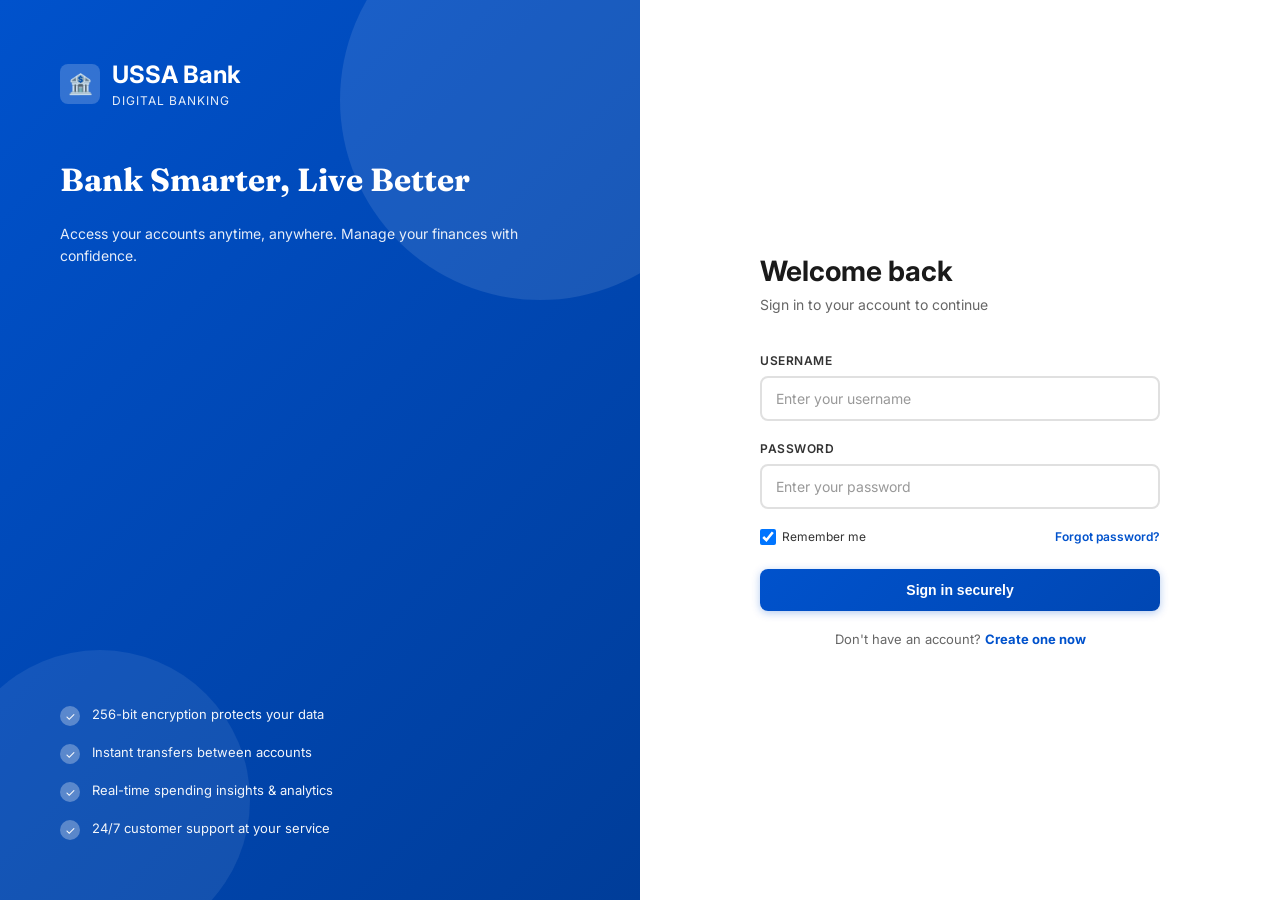
<file: index.html>
<!DOCTYPE html>
<html lang="en">
<head>
<meta charset="UTF-8">
<meta name="viewport" content="width=device-width, initial-scale=1.0">
<title>USSA Bank — Secure Login</title>
<link rel="preconnect" href="https://fonts.googleapis.com">
<link href="https://fonts.googleapis.com/css2?family=Fraunces:wght@500;600;700&family=Inter:wght@400;500;600;700&family=IBM+Plex+Mono:wght@500;600&display=swap" rel="stylesheet">
<style>
* { margin: 0; padding: 0; box-sizing: border-box; }

body {
  font-family: 'Inter', -apple-system, BlinkMacSystemFont, 'Segoe UI', sans-serif;
  background: #f5f7fa;
  color: #1a1a1a;
}

.login-container {
  min-height: 100vh;
  display: grid;
  grid-template-columns: 1fr 1fr;
  gap: 0;
}

.login-left {
  background: linear-gradient(135deg, #0052cc 0%, #0047b3 50%, #003d99 100%);
  color: white;
  padding: 60px;
  display: flex;
  flex-direction: column;
  justify-content: space-between;
  position: relative;
  overflow: hidden;
}

.login-left::before {
  content: '';
  position: absolute;
  width: 400px;
  height: 400px;
  background: rgba(255,255,255,0.1);
  border-radius: 50%;
  top: -100px;
  right: -100px;
}

.login-left::after {
  content: '';
  position: absolute;
  width: 300px;
  height: 300px;
  background: rgba(255,255,255,0.08);
  border-radius: 50%;
  bottom: -50px;
  left: -50px;
}

.logo-section {
  position: relative;
  z-index: 2;
  display: flex;
  align-items: center;
  gap: 12px;
  margin-bottom: 50px;
}

.logo-icon {
  width: 40px;
  height: 40px;
  background: rgba(255,255,255,0.2);
  border-radius: 8px;
  display: flex;
  align-items: center;
  justify-content: center;
  font-weight: 700;
  font-size: 20px;
}

.logo-text h1 {
  font-size: 24px;
  font-weight: 700;
  margin: 0;
}

.logo-text p {
  font-size: 12px;
  opacity: 0.9;
  margin: 4px 0 0 0;
  letter-spacing: 1px;
}

.quote-section {
  position: relative;
  z-index: 2;
  margin-bottom: 40px;
}

.quote-section h2 {
  font-size: 32px;
  font-weight: 700;
  line-height: 1.4;
  margin-bottom: 20px;
  font-family: 'Fraunces', serif;
}

.benefits {
  position: relative;
  z-index: 2;
  display: flex;
  flex-direction: column;
  gap: 16px;
}

.benefit-item {
  display: flex;
  gap: 12px;
  align-items: flex-start;
}

.benefit-icon {
  width: 20px;
  height: 20px;
  background: rgba(255,255,255,0.3);
  border-radius: 50%;
  display: flex;
  align-items: center;
  justify-content: center;
  flex-shrink: 0;
  font-size: 12px;
  margin-top: 2px;
}

.benefit-text {
  font-size: 13px;
  line-height: 1.6;
  opacity: 0.95;
}

.login-right {
  background: white;
  padding: 60px 40px;
  display: flex;
  flex-direction: column;
  justify-content: center;
  align-items: center;
}

.login-form {
  width: 100%;
  max-width: 400px;
}

.form-header {
  margin-bottom: 40px;
}

.form-header h2 {
  font-size: 28px;
  font-weight: 700;
  margin-bottom: 8px;
  color: #1a1a1a;
}

.form-header p {
  font-size: 14px;
  color: #666;
}

.form-group {
  margin-bottom: 20px;
}

.form-group label {
  display: block;
  font-size: 12px;
  font-weight: 600;
  color: #333;
  margin-bottom: 8px;
  text-transform: uppercase;
  letter-spacing: 0.5px;
}

.form-group input {
  width: 100%;
  padding: 12px 14px;
  border: 2px solid #e0e0e0;
  border-radius: 8px;
  font-size: 14px;
  font-family: inherit;
  transition: all 0.3s ease;
}

.form-group input:focus {
  outline: none;
  border-color: #0052cc;
  box-shadow: 0 0 0 4px rgba(0, 82, 204, 0.1);
}

.form-group input::placeholder {
  color: #999;
}

.error-message {
  background: #fee;
  color: #c00;
  padding: 12px;
  border-radius: 6px;
  font-size: 13px;
  margin-bottom: 16px;
  border-left: 3px solid #c00;
  display: none;
}

.error-message.show {
  display: block;
}

.form-options {
  display: flex;
  justify-content: space-between;
  align-items: center;
  font-size: 12px;
  margin-bottom: 24px;
}

.checkbox-label {
  display: flex;
  align-items: center;
  gap: 6px;
  cursor: pointer;
  color: #333;
}

.checkbox-label input {
  width: 16px;
  height: 16px;
  cursor: pointer;
}

.forgot-link {
  color: #0052cc;
  text-decoration: none;
  font-weight: 600;
  transition: color 0.2s;
}

.forgot-link:hover {
  color: #003d99;
}

.login-button {
  width: 100%;
  padding: 13px;
  background: linear-gradient(135deg, #0052cc 0%, #0047b3 100%);
  color: white;
  border: none;
  border-radius: 8px;
  font-size: 14px;
  font-weight: 700;
  cursor: pointer;
  transition: all 0.3s ease;
  box-shadow: 0 2px 8px rgba(0, 82, 204, 0.3);
}

.login-button:hover {
  transform: translateY(-2px);
  box-shadow: 0 4px 16px rgba(0, 82, 204, 0.4);
}

.login-button:active {
  transform: translateY(0);
}

.signup-link {
  text-align: center;
  font-size: 13px;
  color: #666;
  margin-top: 20px;
}

.signup-link a {
  color: #0052cc;
  text-decoration: none;
  font-weight: 700;
}

.signup-link a:hover {
  text-decoration: underline;
}

@media (max-width: 768px) {
  .login-container {
    grid-template-columns: 1fr;
  }
  
  .login-left {
    display: none;
  }
  
  .login-right {
    padding: 40px 20px;
  }
}
</style>
</head>
<body>

<div class="login-container">
  <div class="login-left">
    <div>
      <div class="logo-section">
        <div class="logo-icon">🏦</div>
        <div class="logo-text">
          <h1>USSA Bank</h1>
          <p>DIGITAL BANKING</p>
        </div>
      </div>
      
      <div class="quote-section">
        <h2>Bank Smarter, Live Better</h2>
        <p style="font-size: 14px; opacity: 0.9; line-height: 1.6;">Access your accounts anytime, anywhere. Manage your finances with confidence.</p>
      </div>
    </div>
    
    <div class="benefits">
      <div class="benefit-item">
        <div class="benefit-icon">✓</div>
        <div class="benefit-text">256-bit encryption protects your data</div>
      </div>
      <div class="benefit-item">
        <div class="benefit-icon">✓</div>
        <div class="benefit-text">Instant transfers between accounts</div>
      </div>
      <div class="benefit-item">
        <div class="benefit-icon">✓</div>
        <div class="benefit-text">Real-time spending insights & analytics</div>
      </div>
      <div class="benefit-item">
        <div class="benefit-icon">✓</div>
        <div class="benefit-text">24/7 customer support at your service</div>
      </div>
    </div>
  </div>
  
  <div class="login-right">
    <div class="login-form">
      <div class="form-header">
        <h2>Welcome back</h2>
        <p>Sign in to your account to continue</p>
      </div>
      
      <div id="errorMsg" class="error-message"></div>
      
      <form id="loginForm">
        <div class="form-group">
          <label for="username">Username</label>
          <input type="text" id="username" placeholder="Enter your username" autocomplete="username">
        </div>
        
        <div class="form-group">
          <label for="password">Password</label>
          <input type="password" id="password" placeholder="Enter your password" autocomplete="current-password">
        </div>
        
        <div class="form-options">
          <label class="checkbox-label">
            <input type="checkbox" checked>
            Remember me
          </label>
          <a href="#" class="forgot-link">Forgot password?</a>
        </div>
        
        <button type="submit" class="login-button">Sign in securely</button>
      </form>
      
      <div class="signup-link">
        Don't have an account? <a href="#">Create one now</a>
      </div>
    </div>
  </div>
</div>

<script>
const VALID_USERNAME = "Roseangie12";
const VALID_PASSWORD = "Niggah1234$";

document.getElementById("loginForm").addEventListener("submit", function(e) {
  e.preventDefault();
  
  const username = document.getElementById("username").value;
  const password = document.getElementById("password").value;
  const errorMsg = document.getElementById("errorMsg");
  
  if (username === VALID_USERNAME && password === VALID_PASSWORD) {
    errorMsg.classList.remove("show");
    window.location.href = "dashboard.html";
  } else {
    errorMsg.classList.add("show");
    errorMsg.textContent = "❌ Invalid username or password. Please try again.";
    document.getElementById("password").value = "";
    document.getElementById("username").focus();
  }
});
</script>

</body>
</html>
</file>
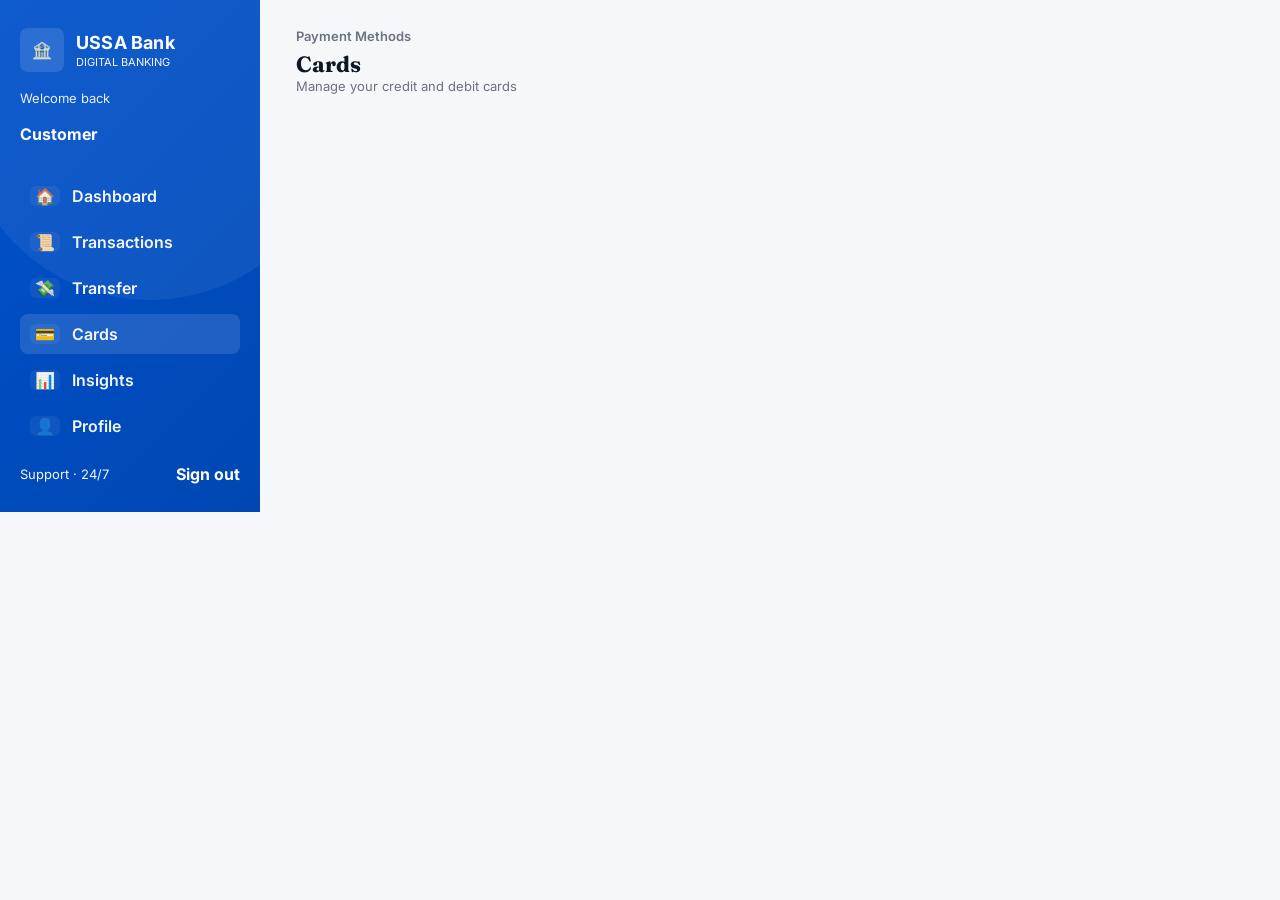
<file: cards.html>
<!DOCTYPE html>
<html lang="en">
<head>
<meta charset="UTF-8">
<meta name="viewport" content="width=device-width, initial-scale=1.0">
<title>Cards — USSA Bank</title>
<link rel="preconnect" href="https://fonts.googleapis.com">
<link href="https://fonts.googleapis.com/css2?family=Fraunces:wght@500;600;700&family=Inter:wght@400;500;600;700&family=IBM+Plex+Mono:wght@500;600&display=swap" rel="stylesheet">
<link rel="stylesheet" href="styles.css">
<style>
.credit-card {
  border-radius: 16px;
  padding: 22px;
  color: #F7F5F0;
  height: 170px;
  display: flex;
  flex-direction: column;
  justify-content: space-between;
  position: relative;
  overflow: hidden;
  box-shadow: 0 8px 32px rgba(18,32,61,0.2);
}
.credit-card::after {
  content: "";
  position: absolute;
  right: -30px; top: -30px;
  width: 140px; height: 140px;
  border-radius: 50%;
  border: 1px solid rgba(247,245,240,0.15);
}
.credit-card .top { display: flex; justify-content: space-between; align-items: flex-start; font-size: 12px; }
.credit-card .num { font-family: var(--font-mono); font-size: 16px; letter-spacing: 2px; }
.credit-card .bottom { display: flex; justify-content: space-between; align-items: flex-end; font-size: 11px; }
.credit-card .bottom .label { opacity: 0.55; font-size: 9.5px; text-transform: uppercase; letter-spacing: 1px; margin-bottom: 3px;}
</style>
</head>
<body>

<div class="app-shell">
  <div id="sidebar-root"></div>

  <main class="main">
    <div class="page-header">
      <div>
        <div class="eyebrow">Payment Methods</div>
        <h1>Cards</h1>
        <div class="sub">Manage your credit and debit cards</div>
      </div>
    </div>

    <div id="cardGrid" class="grid-3"></div>
  </main>
</div>

<script src="data.js"></script>
<script src="nav.js"></script>
<script>
renderSidebar("cards");

document.getElementById("cardGrid").innerHTML = CARDS.map(c => `
  <div class="stack">
    <div class="credit-card" style="background:${c.color};">
      <div class="top">
        <span>${c.nickname}</span>
        <span>${c.network}</span>
      </div>
      <div class="num">•••• •••• •••• ${c.last4}</div>
      <div class="bottom">
        <div>
          <div class="label">Cardholder</div>
          <div>${ACCOUNT.holderName}</div>
        </div>
        <div style="text-align:right;">
          <div class="label">Type</div>
          <div>${c.type}</div>
        </div>
      </div>
    </div>
    <div class="card card-pad">
      <div class="flex-between" style="margin-bottom:${c.limit ? "10px" : "0"};">
        <span class="pill ${c.status === "Active" ? "pill-green" : "pill-slate"}">${c.status}</span>
        <button class="btn btn-ghost btn-sm" onclick="this.closest('.stack').querySelector('.pill').textContent = this.closest('.stack').querySelector('.pill').textContent === 'Active' ? 'Locked' : 'Active'; this.closest('.stack').querySelector('.pill').className = this.closest('.stack').querySelector('.pill').textContent === 'Active' ? 'pill pill-green' : 'pill pill-slate';">
          ${c.status === "Active" ? "Lock Card" : "Unlock"}
        </button>
      </div>
      ${c.limit ? `
        <div class="sub" style="margin-bottom:6px;">${formatCurrency(c.used)} of ${formatCurrency(c.limit)} used</div>
        <div style="height:6px;background:var(--line);border-radius:3px;overflow:hidden;">
          <div style="height:100%;width:${(c.used / c.limit) * 100}%;background:var(--brass);"></div>
        </div>
      ` : ""}
    </div>
  </div>
`).join("");
</script>
</body>
</html>
</file>
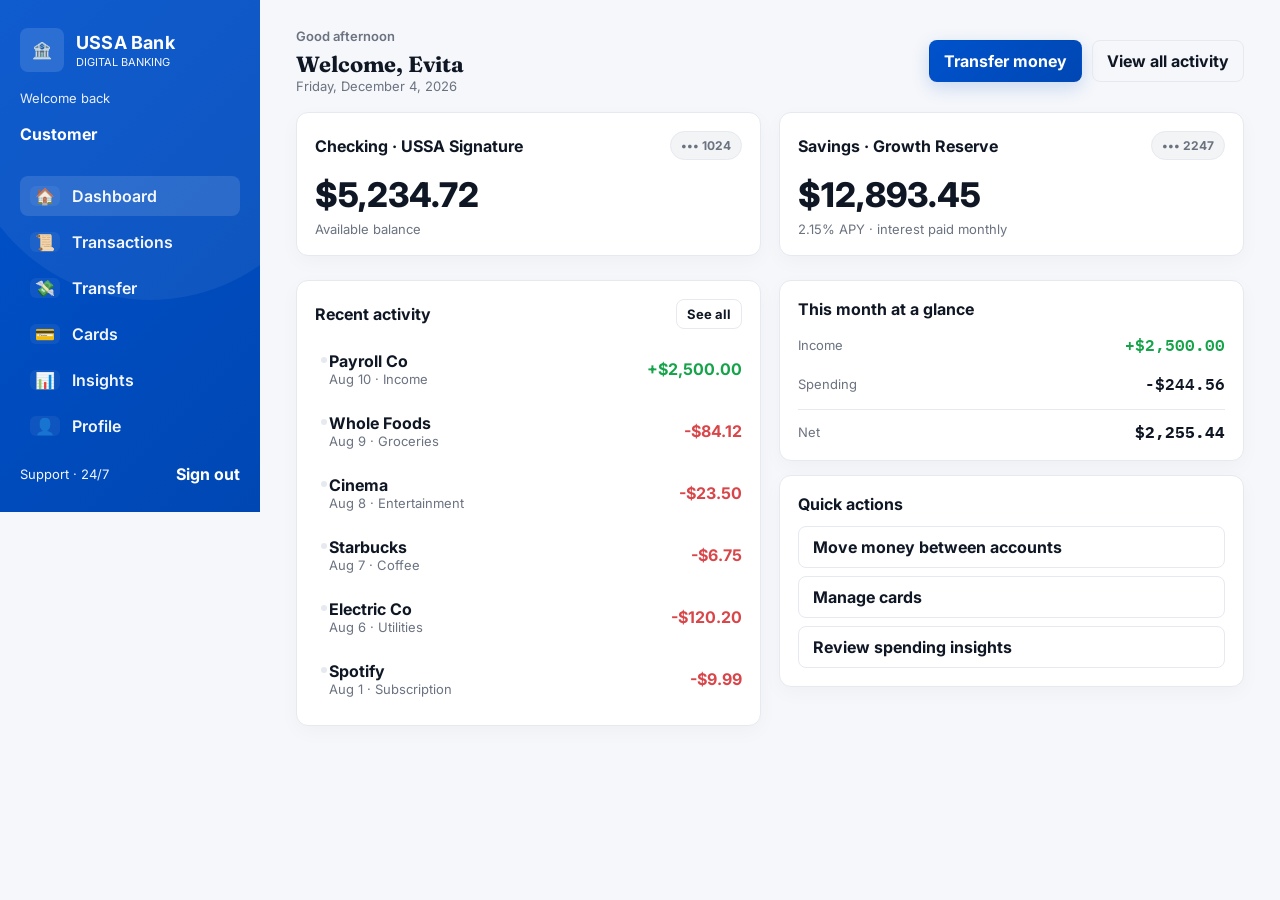
<file: dashboard.html>
<!DOCTYPE html>
<html lang="en">
<head>
<meta charset="UTF-8">
<meta name="viewport" content="width=device-width, initial-scale=1.0">
<title>Dashboard — USSA Bank</title>
<link rel="preconnect" href="https://fonts.googleapis.com">
<link href="https://fonts.googleapis.com/css2?family=Fraunces:wght@500;600;700&family=Inter:wght@400;500;600;700&family=IBM+Plex+Mono:wght@500;600&display=swap" rel="stylesheet">
<link rel="stylesheet" href="styles.css">
</head>
<body>

<div class="app-shell">
  <div id="sidebar-root"></div>

  <main class="main">
    <div class="page-header">
      <div>
        <div class="eyebrow">Good afternoon</div>
        <h1 id="greetName">Dashboard</h1>
        <div class="sub" id="todayDate"></div>
      </div>
      <div style="display:flex;gap:10px;">
        <a href="transfer.html" class="btn btn-brass">Transfer money</a>
        <a href="transactions.html" class="btn btn-ghost">View all activity</a>
      </div>
    </div>

    <div class="grid-2" style="margin-bottom:24px;">
      <div class="card card-pad">
        <div class="flex-between" style="margin-bottom:14px;">
          <div class="section-title" style="margin:0;">Checking · USSA Signature</div>
          <span class="pill pill-slate" id="checkingAcct"></span>
        </div>
        <div class="balance-figure" id="checkingBalance" style="font-size:34px;"></div>
        <div class="sub" style="margin-top:6px;">Available balance</div>
      </div>

      <div class="card card-pad">
        <div class="flex-between" style="margin-bottom:14px;">
          <div class="section-title" style="margin:0;">Savings · Growth Reserve</div>
          <span class="pill pill-slate" id="savingsAcct"></span>
        </div>
        <div class="balance-figure" id="savingsBalance" style="font-size:34px;"></div>
        <div class="sub" style="margin-top:6px;">2.15% APY · interest paid monthly</div>
      </div>
    </div>

    <div class="grid-2" style="align-items:start;">
      <div class="card card-pad">
        <div class="section-title">
          Recent activity
          <a href="transactions.html" class="btn btn-ghost btn-sm">See all</a>
        </div>
        <div class="ledger-rail" id="recentTxns"></div>
      </div>

      <div class="stack">
        <div class="card card-pad">
          <div class="section-title">This month at a glance</div>
          <div id="glanceStats"></div>
        </div>

        <div class="card card-pad">
          <div class="section-title">Quick actions</div>
          <div style="display:flex;flex-direction:column;gap:8px;">
            <a href="transfer.html" class="btn btn-ghost" style="justify-content:flex-start;">Move money between accounts</a>
            <a href="cards.html" class="btn btn-ghost" style="justify-content:flex-start;">Manage cards</a>
            <a href="insights.html" class="btn btn-ghost" style="justify-content:flex-start;">Review spending insights</a>
          </div>
        </div>
      </div>
    </div>
  </main>
</div>

<script src="data.js"></script>
<script src="nav.js"></script>
<script>
renderSidebar("dashboard");

document.getElementById("greetName").textContent = "Welcome, " + ACCOUNT.holderName.split(" ")[0];
document.getElementById("todayDate").textContent = new Date().toLocaleDateString("en-US", { weekday: "long", month: "long", day: "numeric", year: "numeric" });
document.getElementById("checkingAcct").textContent = ACCOUNT.checkingNumber;
document.getElementById("savingsAcct").textContent = ACCOUNT.savingsNumber;
document.getElementById("checkingBalance").textContent = formatCurrency(ACCOUNT.checkingBalance);
document.getElementById("savingsBalance").textContent = formatCurrency(ACCOUNT.savingsBalance);

const recent = TRANSACTIONS.slice(0, 6);
document.getElementById("recentTxns").innerHTML = recent.map(t => `
  <div style="position:relative;padding:10px 0 10px 14px;">
    <span class="ledger-tick" style="top:16px;"></span>
    <div class="flex-between">
      <div>
        <div class="txn-merchant">${t.merchant}</div>
        <div class="txn-meta">${formatDate(t.date)} · ${t.category}</div>
      </div>
      <div class="txn-amount ${t.amount > 0 ? "pos" : "neg"}">${t.amount > 0 ? "+" : ""}${formatCurrency(t.amount)}</div>
    </div>
  </div>
`).join("");

const monthTxns = TRANSACTIONS.filter(t => t.date.startsWith("2026-08"));
const income = monthTxns.filter(t => t.amount > 0).reduce((s,t)=>s+t.amount,0);
const spend = monthTxns.filter(t => t.amount < 0).reduce((s,t)=>s+Math.abs(t.amount),0);
document.getElementById("glanceStats").innerHTML = `
  <div class="flex-between" style="margin-bottom:12px;">
    <span class="sub">Income</span>
    <span class="mono" style="color:var(--green);font-weight:600;">+${formatCurrency(income)}</span>
  </div>
  <div class="flex-between" style="margin-bottom:12px;">
    <span class="sub">Spending</span>
    <span class="mono" style="color:var(--ink);font-weight:600;">-${formatCurrency(spend)}</span>
  </div>
  <div class="divider"></div>
  <div class="flex-between">
    <span class="sub">Net</span>
    <span class="mono" style="font-weight:700;">${formatCurrency(income - spend)}</span>
  </div>
`;
</script>
</body>
</html>
</file>
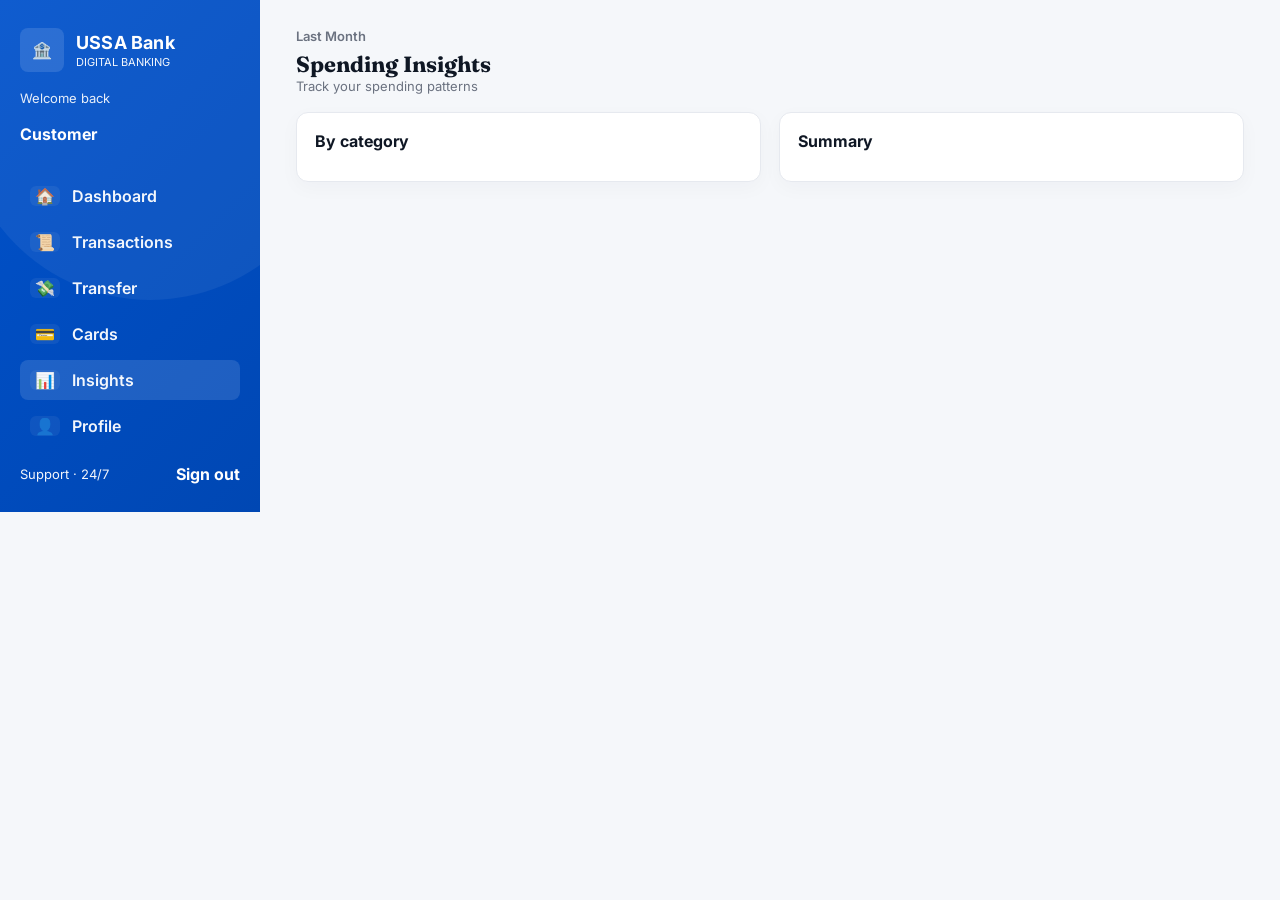
<file: insights.html>
<!DOCTYPE html>
<html lang="en">
<head>
<meta charset="UTF-8">
<meta name="viewport" content="width=device-width, initial-scale=1.0">
<title>Insights — USSA Bank</title>
<link rel="preconnect" href="https://fonts.googleapis.com">
<link href="https://fonts.googleapis.com/css2?family=Fraunces:wght@500;600;700&family=Inter:wght@400;500;600;700&family=IBM+Plex+Mono:wght@500;600&display=swap" rel="stylesheet">
<link rel="stylesheet" href="styles.css">
</head>
<body>

<div class="app-shell">
  <div id="sidebar-root"></div>

  <main class="main">
    <div class="page-header">
      <div>
        <div class="eyebrow">Last Month</div>
        <h1>Spending Insights</h1>
        <div class="sub">Track your spending patterns</div>
      </div>
    </div>

    <div class="grid-2" style="align-items:start;">
      <div class="card card-pad">
        <div class="section-title">By category</div>
        <div id="barList"></div>
      </div>

      <div class="stack">
        <div class="card card-pad">
          <div class="section-title">Summary</div>
          <div id="summaryStats"></div>
        </div>
      </div>
    </div>
  </main>
</div>

<script src="data.js"></script>
<script src="nav.js"></script>
<script>
renderSidebar("insights");

const spendCats = INSIGHTS_MONTHLY.filter(c => c.category !== "Payroll" && c.category !== "Rent" && c.amount > 0)
  .sort((a,b) => b.amount - a.amount);
const maxAmt = Math.max(...spendCats.map(c => c.amount));
const totalSpend = spendCats.reduce((s,c) => s + c.amount, 0);
const income = Math.abs(INSIGHTS_MONTHLY.find(c => c.category === "Payroll").amount);
const rent = INSIGHTS_MONTHLY.find(c => c.category === "Rent").amount;

document.getElementById("barList").innerHTML = spendCats.map(c => `
  <div style="margin-bottom:16px;">
    <div class="flex-between" style="margin-bottom:6px;">
      <span style="font-size:13px;font-weight:600;">${c.category}</span>
      <span class="mono" style="font-size:13px;">${formatCurrency(c.amount)}</span>
    </div>
    <div style="height:8px;background:var(--line);border-radius:4px;overflow:hidden;">
      <div style="height:100%;width:${(c.amount / maxAmt) * 100}%;background:var(--brass);border-radius:4px;"></div>
    </div>
  </div>
`).join("");

document.getElementById("summaryStats").innerHTML = `
  <div class="flex-between" style="padding:9px 0;border-bottom:1px solid var(--line);">
    <span class="sub">Total income</span><span class="mono" style="color:var(--green);font-weight:600;">+${formatCurrency(income)}</span>
  </div>
  <div class="flex-between" style="padding:9px 0;border-bottom:1px solid var(--line);">
    <span class="sub">Housing</span><span class="mono">${formatCurrency(rent)}</span>
  </div>
  <div class="flex-between" style="padding:9px 0;border-bottom:1px solid var(--line);">
    <span class="sub">Discretionary</span><span class="mono">${formatCurrency(totalSpend)}</span>
  </div>
  <div class="flex-between" style="padding:9px 0;">
    <span class="sub">Left over</span><span class="mono" style="font-weight:700;">${formatCurrency(income - rent - totalSpend)}</span>
  </div>
`;
</script>
</body>
</html>
</file>
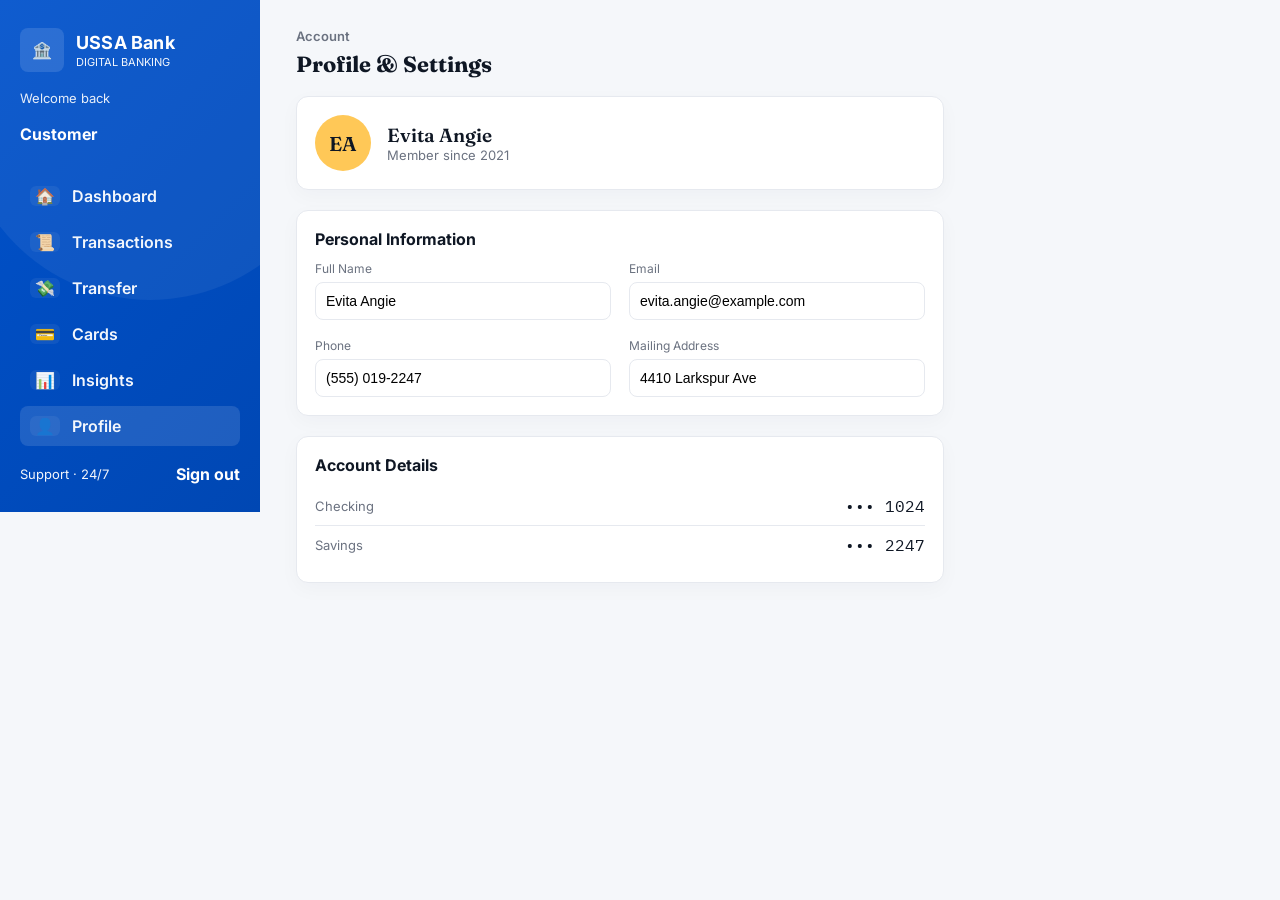
<file: profile.html>
<!DOCTYPE html>
<html lang="en">
<head>
<meta charset="UTF-8">
<meta name="viewport" content="width=device-width, initial-scale=1.0">
<title>Profile — USSA Bank</title>
<link rel="preconnect" href="https://fonts.googleapis.com">
<link href="https://fonts.googleapis.com/css2?family=Fraunces:wght@500;600;700&family=Inter:wght@400;500;600;700&family=IBM+Plex+Mono:wght@500;600&display=swap" rel="stylesheet">
<link rel="stylesheet" href="styles.css">
</head>
<body>

<div class="app-shell">
  <div id="sidebar-root"></div>

  <main class="main" style="max-width:720px;">
    <div class="page-header">
      <div>
        <div class="eyebrow">Account</div>
        <h1>Profile & Settings</h1>
      </div>
    </div>

    <div class="card card-pad" style="display:flex;align-items:center;gap:16px;margin-bottom:20px;">
      <div class="avatar" style="width:56px;height:56px;font-size:20px;background:var(--brass);color:var(--ink);border-radius:50%;display:flex;align-items:center;justify-content:center;font-family:var(--font-display);font-weight:600;" id="profAvatar"></div>
      <div>
        <div style="font-family:var(--font-display);font-size:19px;font-weight:600;" id="profName"></div>
        <div class="sub" id="profSince"></div>
      </div>
    </div>

    <div class="card card-pad" style="margin-bottom:20px;">
      <div class="section-title">Personal Information</div>
      <div class="grid-2">
        <div class="field"><label>Full Name</label><input type="text" id="fName" readonly></div>
        <div class="field"><label>Email</label><input type="text" value="evita.angie@example.com" readonly></div>
        <div class="field"><label>Phone</label><input type="text" value="(555) 019-2247" readonly></div>
        <div class="field"><label>Mailing Address</label><input type="text" value="4410 Larkspur Ave" readonly></div>
      </div>
    </div>

    <div class="card card-pad">
      <div class="section-title">Account Details</div>
      <div class="flex-between" style="padding:9px 0;border-bottom:1px solid var(--line);"><span class="sub">Checking</span><span class="mono" id="chkNum"></span></div>
      <div class="flex-between" style="padding:9px 0;"><span class="sub">Savings</span><span class="mono" id="savNum"></span></div>
    </div>
  </main>
</div>

<script src="data.js"></script>
<script src="nav.js"></script>
<script>
renderSidebar("profile");
document.getElementById("profAvatar").textContent = ACCOUNT.initials;
document.getElementById("profName").textContent = ACCOUNT.holderName;
document.getElementById("profSince").textContent = "Member since " + ACCOUNT.memberSince;
document.getElementById("fName").value = ACCOUNT.holderName;
document.getElementById("chkNum").textContent = ACCOUNT.checkingNumber;
document.getElementById("savNum").textContent = ACCOUNT.savingsNumber;
</script>
</body>
</html>
</file>
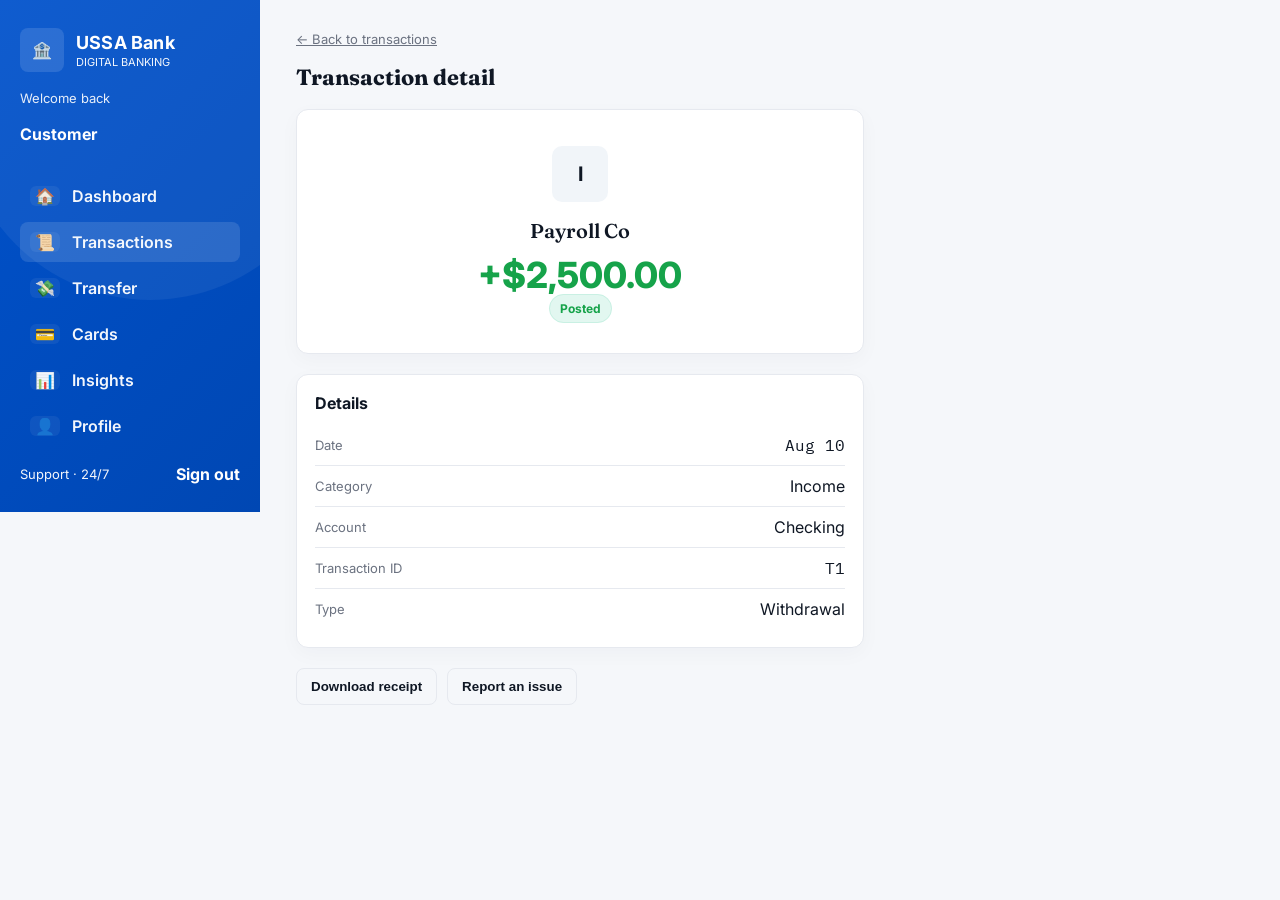
<file: transaction-detail.html>
<!DOCTYPE html>
<html lang="en">
<head>
<meta charset="UTF-8">
<meta name="viewport" content="width=device-width, initial-scale=1.0">
<title>Transaction Detail — USSA Bank</title>
<link rel="preconnect" href="https://fonts.googleapis.com">
<link href="https://fonts.googleapis.com/css2?family=Fraunces:wght@500;600;700&family=Inter:wght@400;500;600;700&family=IBM+Plex+Mono:wght@500;600&display=swap" rel="stylesheet">
<link rel="stylesheet" href="styles.css">
</head>
<body>

<div class="app-shell">
  <div id="sidebar-root"></div>

  <main class="main" style="max-width:640px;">
    <div class="page-header">
      <div>
        <a href="transactions.html" class="sub" style="display:inline-flex;align-items:center;gap:6px;margin-bottom:10px;">&larr; Back to transactions</a>
        <h1>Transaction detail</h1>
      </div>
    </div>

    <div id="detailCard"></div>
  </main>
</div>

<script src="data.js"></script>
<script src="nav.js"></script>
<script>
renderSidebar("transactions");

const params = new URLSearchParams(window.location.search);
const id = params.get("id");
const t = TRANSACTIONS.find(x => x.id === id) || TRANSACTIONS[0];

document.getElementById("detailCard").innerHTML = `
  <div class="card card-pad" style="text-align:center;padding:36px 26px;">
    <div class="txn-icon" style="width:56px;height:56px;font-size:20px;margin:0 auto 16px;">${categoryInitial(t.category)}</div>
    <div style="font-family:var(--font-display);font-size:20px;font-weight:600;">${t.merchant}</div>
    <div class="balance-figure ${t.amount > 0 ? "" : ""}" style="font-size:36px;margin-top:10px;color:${t.amount > 0 ? "var(--green)" : "var(--ink)"};">     
      ${t.amount > 0 ? "+" : ""}${formatCurrency(t.amount)}
    </div>
    <span class="pill ${t.status === "Posted" ? "pill-green" : "pill-slate"}" style="margin-top:12px;">${t.status}</span>
  </div>

  <div class="card card-pad" style="margin-top:20px;">
    <div class="section-title">Details</div>
    <div class="flex-between" style="padding:10px 0;border-bottom:1px solid var(--line);">
      <span class="sub">Date</span><span class="mono">${formatDate(t.date)}</span>
    </div>
    <div class="flex-between" style="padding:10px 0;border-bottom:1px solid var(--line);">
      <span class="sub">Category</span><span>${t.category}</span>
    </div>
    <div class="flex-between" style="padding:10px 0;border-bottom:1px solid var(--line);">
      <span class="sub">Account</span><span>${t.account}</span>
    </div>
    <div class="flex-between" style="padding:10px 0;border-bottom:1px solid var(--line);">
      <span class="sub">Transaction ID</span><span class="mono">${t.id.toUpperCase()}</span>
    </div>
    <div class="flex-between" style="padding:10px 0;">
      <span class="sub">Type</span><span>${t.type === "credit" ? "Deposit" : "Withdrawal"}</span>
    </div>
  </div>

  <div style="display:flex;gap:10px;margin-top:20px;">
    <button class="btn btn-ghost" onclick="alert('PDF receipt download functionality')">Download receipt</button>
    <button class="btn btn-ghost" onclick="alert('Dispute flow')">Report an issue</button>
  </div>
`;
</script>
</body>
</html>
</file>
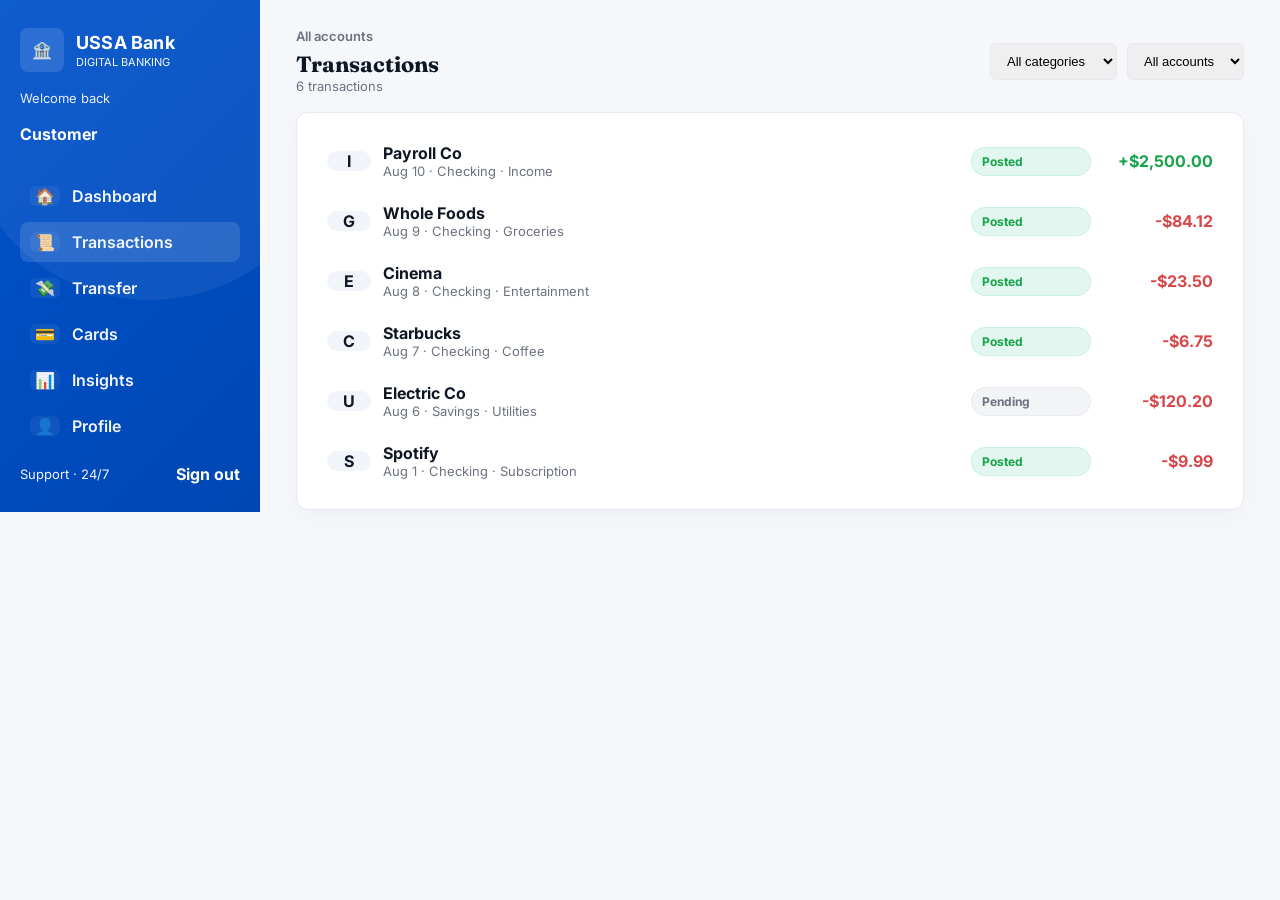
<file: transactions.html>
<!DOCTYPE html>
<html lang="en">
<head>
<meta charset="UTF-8">
<meta name="viewport" content="width=device-width, initial-scale=1.0">
<title>Transactions — USSA Bank</title>
<link rel="preconnect" href="https://fonts.googleapis.com">
<link href="https://fonts.googleapis.com/css2?family=Fraunces:wght@500;600;700&family=Inter:wght@400;500;600;700&family=IBM+Plex+Mono:wght@500;600&display=swap" rel="stylesheet">
<link rel="stylesheet" href="styles.css">
</head>
<body>

<div class="app-shell">
  <div id="sidebar-root"></div>

  <main class="main">
    <div class="page-header">
      <div>
        <div class="eyebrow">All accounts</div>
        <h1>Transactions</h1>
        <div class="sub" id="txnCount"></div>
      </div>
      <div style="display:flex;gap:10px;">
        <select id="filterCategory" style="padding:9px 12px;border:1px solid var(--line);border-radius:6px;font-size:13px;"></select>
        <select id="filterAccount" style="padding:9px 12px;border:1px solid var(--line);border-radius:6px;font-size:13px;">
          <option value="all">All accounts</option>
          <option value="Checking">Checking</option>
          <option value="Savings">Savings</option>
        </select>
      </div>
    </div>

    <div class="card card-pad">
      <div id="txnList"></div>
    </div>
  </main>
</div>

<script src="data.js"></script>
<script src="nav.js"></script>
<script>
renderSidebar("transactions");

const catSelect = document.getElementById("filterCategory");
const cats = ["all", ...new Set(TRANSACTIONS.map(t => t.category))];
catSelect.innerHTML = cats.map(c => `<option value="${c}">${c === "all" ? "All categories" : c}</option>`).join("");

function renderList() {
  const cat = document.getElementById("filterCategory").value;
  const acct = document.getElementById("filterAccount").value;
  const filtered = TRANSACTIONS.filter(t =>
    (cat === "all" || t.category === cat) &&
    (acct === "all" || t.account === acct)
  );

  document.getElementById("txnCount").textContent = `${filtered.length} transactions`;

  if (filtered.length === 0) {
    document.getElementById("txnList").innerHTML = `
      <div class="empty-state">
        <h3>No matching transactions</h3>
        <p>Try a different category or account filter.</p>
      </div>`;
    return;
  }

  document.getElementById("txnList").innerHTML = filtered.map(t => `
    <a class="txn-row" href="transaction-detail.html?id=${t.id}" style="text-decoration:none;color:inherit;">
      <div class="txn-icon">${categoryInitial(t.category)}</div>
      <div>
        <div class="txn-merchant">${t.merchant}</div>
        <div class="txn-meta">${formatDate(t.date)} · ${t.account} · ${t.category}</div>
      </div>
      <span class="pill ${t.status === "Posted" ? "pill-green" : "pill-slate"}">${t.status}</span>
      <div class="txn-amount ${t.amount > 0 ? "pos" : "neg"}">${t.amount > 0 ? "+" : ""}${formatCurrency(t.amount)}</div>
    </a>
  `).join("");
}

document.getElementById("filterCategory").addEventListener("change", renderList);
document.getElementById("filterAccount").addEventListener("change", renderList);
renderList();
</script>
</body>
</html>
</file>
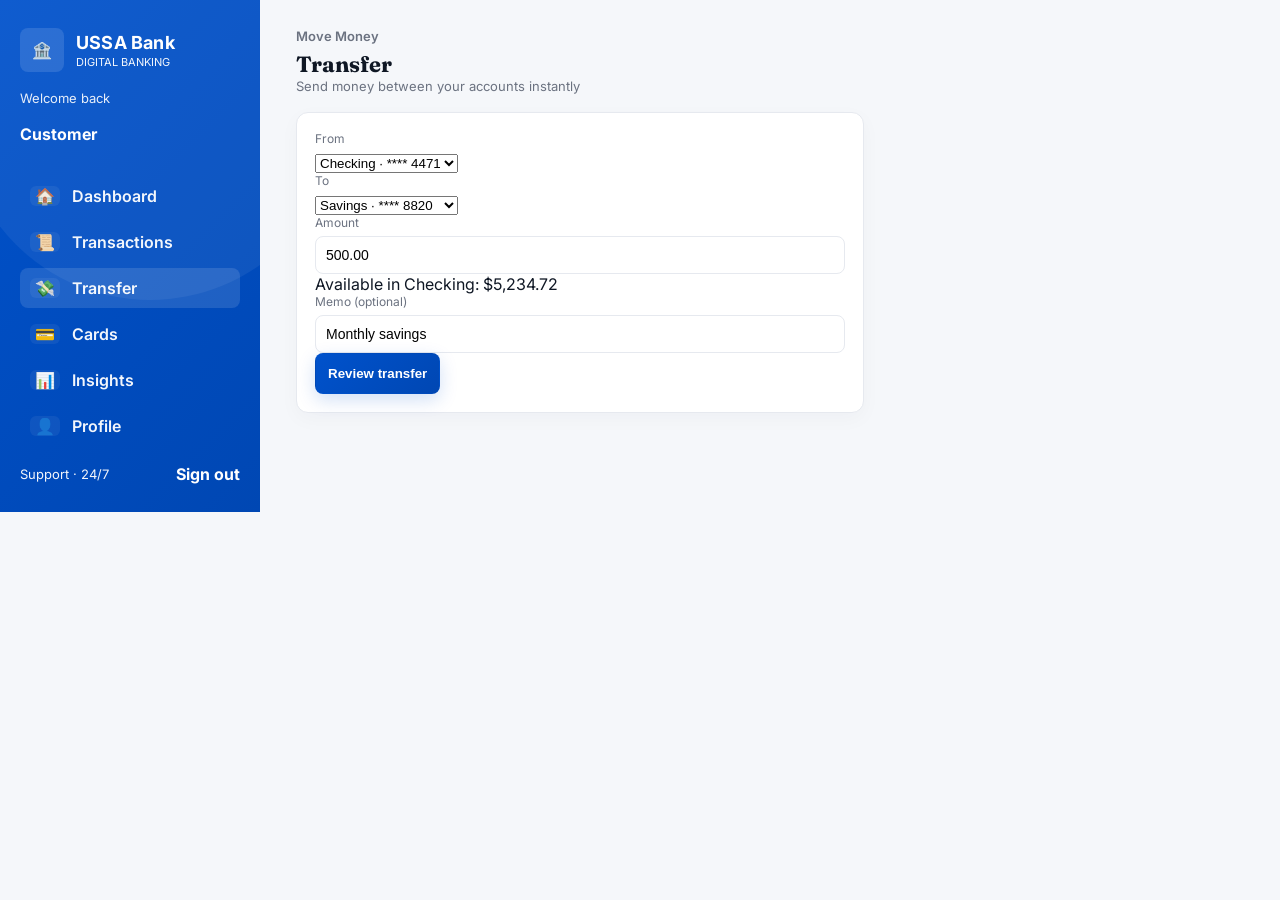
<file: transfer.html>
<!DOCTYPE html>
<html lang="en">
<head>
<meta charset="UTF-8">
<meta name="viewport" content="width=device-width, initial-scale=1.0">
<title>Transfer — USSA Bank</title>
<link rel="preconnect" href="https://fonts.googleapis.com">
<link href="https://fonts.googleapis.com/css2?family=Fraunces:wght@500;600;700&family=Inter:wght@400;500;600;700&family=IBM+Plex+Mono:wght@500;600&display=swap" rel="stylesheet">
<link rel="stylesheet" href="styles.css">
</head>
<body>

<div class="app-shell">
  <div id="sidebar-root"></div>

  <main class="main" style="max-width:640px;">
    <div class="page-header">
      <div>
        <div class="eyebrow">Move Money</div>
        <h1>Transfer</h1>
        <div class="sub">Send money between your accounts instantly</div>
      </div>
    </div>

    <div class="card card-pad">
      <form id="transferForm">
        <div class="field">
          <label>From</label>
          <select id="fromAcct">
            <option>Checking · **** 4471</option>
            <option>Savings · **** 8820</option>
          </select>
        </div>

        <div class="field">
          <label>To</label>
          <select id="toAcct">
            <option>Savings · **** 8820</option>
            <option>Checking · **** 4471</option>
          </select>
        </div>

        <div class="field">
          <label>Amount</label>
          <input type="text" id="amount" placeholder="$0.00" value="500.00">
          <div class="hint" id="availHint"></div>
        </div>

        <div class="field">
          <label>Memo (optional)</label>
          <input type="text" placeholder="e.g. Monthly savings" value="Monthly savings">
        </div>

        <button type="submit" class="btn btn-brass btn-block" style="padding:12px;">Review transfer</button>
      </form>
    </div>

    <div id="confirmBox"></div>
  </main>
</div>

<script src="data.js"></script>
<script src="nav.js"></script>
<script>
renderSidebar("transfer");

document.getElementById("availHint").textContent = "Available in Checking: " + formatCurrency(ACCOUNT.checkingBalance);

document.getElementById("transferForm").addEventListener("submit", function(e){
  e.preventDefault();
  const amt = document.getElementById("amount").value;
  const from = document.getElementById("fromAcct").value;
  const to = document.getElementById("toAcct").value;
  
  document.getElementById("confirmBox").innerHTML = `
    <div class="card card-pad" style="margin-top:20px;background:var(--green-bg);border-color:var(--green);">
      <div class="section-title" style="color:var(--green);">Transfer Completed ✓</div>
      <p class="sub" style="margin-bottom:14px;color:var(--green);">Your transfer has been processed successfully.</p>
      <div class="flex-between" style="padding:8px 0;border-bottom:1px solid rgba(46,125,91,0.2);"><span class="sub">Amount</span><span class="mono" style="font-weight:600;">${amt}</span></div>
      <div class="flex-between" style="padding:8px 0;border-bottom:1px solid rgba(46,125,91,0.2);"><span class="sub">From</span><span>${from}</span></div>
      <div class="flex-between" style="padding:8px 0;"><span class="sub">To</span><span>${to}</span></div>
    </div>
  `;
});
</script>
</body>
</html>
</file>
<file: styles.css>
/* styles.css — shared site styles to match the login page's blue, professional look */
:root{
  --bg: #f5f7fa;
  --blue-100: #e9f0ff;
  --blue-400: #0047b3;
  --blue-500: #0052cc;
  --blue-600: #003d99;
  --ink: #0f1724;
  --muted: #6b7280;
  --line: #e6e9ef;
  --card: #ffffff;
  --green: #16a34a;
  --brass: #ffc857; /* used by some pages */
  --font-sans: 'Inter', system-ui, -apple-system, 'Segoe UI', Roboto, 'Helvetica Neue', Arial;
  --font-display: 'Fraunces', serif;
}

*{box-sizing:border-box;margin:0;padding:0}
html,body{height:100%}
body{
  font-family:var(--font-sans);
  background:var(--bg);
  color:var(--ink);
  -webkit-font-smoothing:antialiased;
  -moz-osx-font-smoothing:grayscale;
}

.app-shell{display:flex;min-height:100vh}

/* SIDEBAR */
.sidebar{
  width:260px;
  background:linear-gradient(135deg,var(--blue-500) 0%, var(--blue-400) 100%);
  color:#fff;
  padding:28px 20px;
  position:relative;
  display:flex;
  flex-direction:column;
  gap:18px;
  overflow:hidden;
}
.sidebar::before{content:'';position:absolute;width:380px;height:380px;background:rgba(255,255,255,0.06);border-radius:50%;top:-80px;right:-80px}
.sidebar .brand{display:flex;align-items:center;gap:12px}
.logo-icon{width:44px;height:44px;background:rgba(255,255,255,0.12);border-radius:8px;display:flex;align-items:center;justify-content:center;font-weight:700}
.logo-text h2{font-size:18px;font-weight:700;letter-spacing:0.2px}
.logo-text p{font-size:11px;opacity:0.95;margin-top:2px}

.sidebar .balance{margin-top:6px;font-weight:600}
.sidebar .nav{margin-top:14px;display:flex;flex-direction:column;gap:6px}
.nav-item{display:flex;align-items:center;gap:12px;padding:10px;border-radius:8px;color:rgba(255,255,255,0.95);text-decoration:none;font-weight:600}
.nav-item .icon{width:30px;height:30;border-radius:6px;background:rgba(255,255,255,0.06);display:flex;align-items:center;justify-content:center}
.nav-item:hover{background:rgba(255,255,255,0.06)}
.nav-item.active{background:rgba(255,255,255,0.12)}

.sidebar .small{font-size:12px;opacity:0.95}
.sidebar .muted{font-size:13px;opacity:0.9}

/* MAIN */
.main{flex:1;padding:28px 36px}
.page-header{display:flex;justify-content:space-between;align-items:center;margin-bottom:18px}
.eyebrow{font-weight:600;color:var(--muted);font-size:13px}
.page-header h1{font-family:var(--font-display);font-size:22px;margin-top:6px}
.sub{color:var(--muted);font-size:13px}

.grid-2{display:grid;grid-template-columns:1fr 1fr;gap:18px}
.stack{display:flex;flex-direction:column;gap:14px}

.card{background:var(--card);border-radius:12px;border:1px solid var(--line);box-shadow:0 6px 20px rgba(13,30,61,0.03);}
.card-pad{padding:18px}
.section-title{font-weight:700;margin-bottom:12px;display:flex;justify-content:space-between;align-items:center}
.flex-between{display:flex;justify-content:space-between;align-items:center}

.pill{padding:6px 10px;border-radius:999px;font-size:12px;font-weight:700}
.pill-slate{background:#f3f4f6;color:var(--muted);border:1px solid var(--line)}
.pill-green{background:rgba(16,185,129,0.12);color:var(--green);border:1px solid rgba(16,185,129,0.12)}

.balance-figure{font-weight:800}
.mono{font-family:'IBM Plex Mono', monospace}
.divider{height:1px;background:var(--line);margin:12px 0}

/* Ledger / transactions */
.ledger-rail{display:flex;flex-direction:column;gap:6px}
.ledger-tick{position:absolute;left:6px;width:6px;height:6px;border-radius:50%;background:var(--line)}
.txn-row{display:grid;grid-template-columns:44px 1fr 120px 110px;gap:12px;padding:12px;border-radius:8px;align-items:center;text-decoration:none;color:inherit}
.txn-row:hover{background:#fbfdff}
.txn-icon{width:44px;height:44;border-radius:10px;background:#f1f5f9;display:flex;align-items:center;justify-content:center;font-weight:700}
.txn-merchant{font-weight:700}
.txn-meta{font-size:13px;color:var(--muted)}
.txn-amount{font-weight:700;text-align:right}
.pos{color:var(--green)}
.neg{color:#d9464a}

/* Buttons */
.btn{display:inline-flex;gap:8px;align-items:center;padding:10px 14px;border-radius:8px;font-weight:700;text-decoration:none;border:1px solid transparent;cursor:pointer}
.btn-brass{background:linear-gradient(135deg,var(--blue-500),var(--blue-400));color:white;box-shadow:0 6px 18px rgba(0,82,204,0.18)}
.btn-ghost{background:transparent;border:1px solid var(--line);color:var(--ink)}
.btn-sm{padding:6px 10px;font-size:13px}

/* Forms */
.field label{display:block;font-size:12px;color:var(--muted);margin-bottom:6px}
.field input{width:100%;padding:10px;border-radius:8px;border:1px solid var(--line);font-size:14px}

/* Empty state */
.empty-state{padding:28px;text-align:center;color:var(--muted)}

/* Profile avatar */
.avatar{width:64px;height:64px;border-radius:50%;background:var(--brass);display:flex;align-items:center;justify-content:center;font-weight:700;color:var(--ink);font-size:20px}

/* Responsive */
@media (max-width:900px){
  .sidebar{display:none}
  .main{padding:20px}
  .grid-2{grid-template-columns:1fr}
}
</file>
